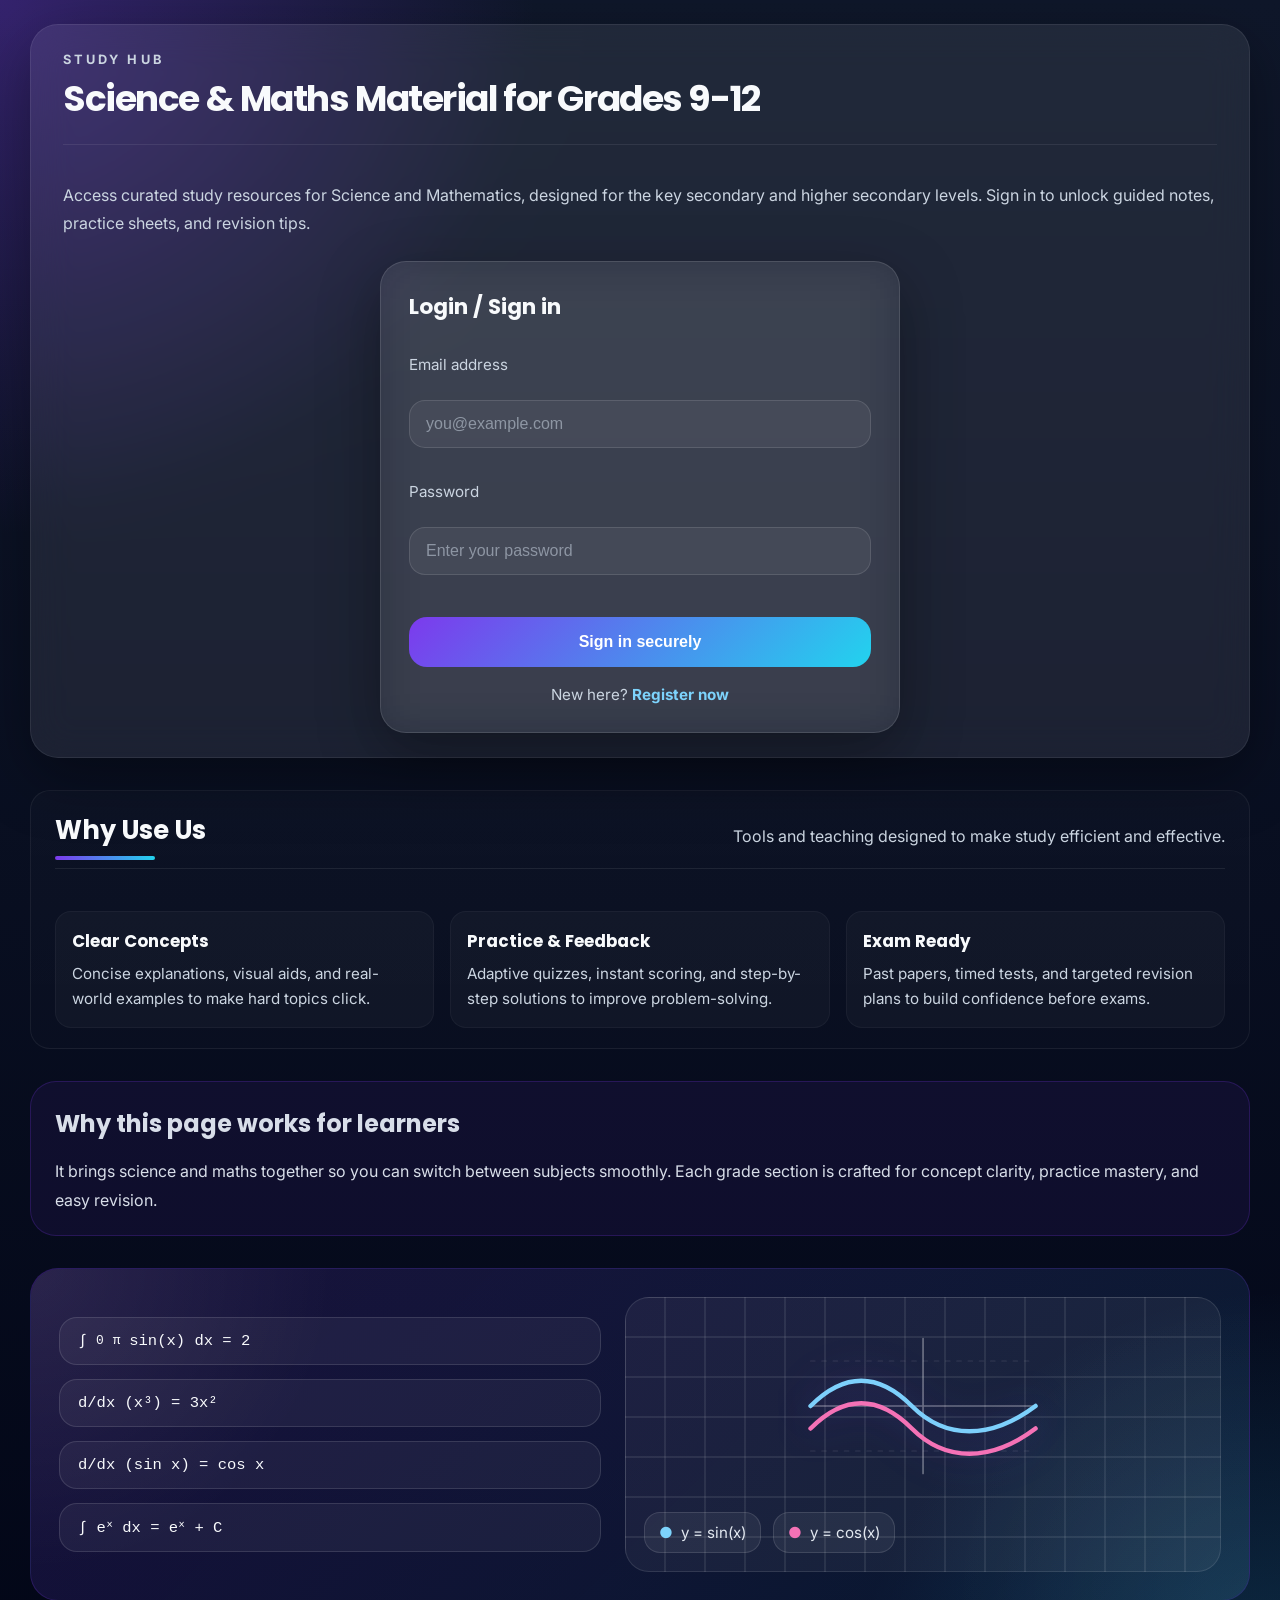
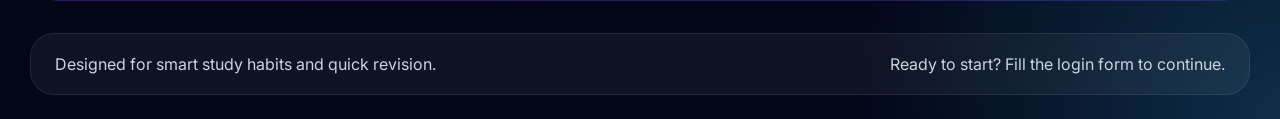
<file: index.html>
<!DOCTYPE html>
<html lang="en">
<head>
  <meta charset="UTF-8" />
  <meta name="viewport" content="width=device-width, initial-scale=1.0" />
  <title>Study Hub | Science & Maths</title>
  <link href="https://fonts.googleapis.com/css2?family=Inter:wght@300;400;600;700&family=Poppins:wght@400;600;700&display=swap" rel="stylesheet">
  <link rel="stylesheet" href="style.css" />
</head>
<body class="login-page">
  <main class="page">
    <header>
      <div class="brand">
        <div class="section-title">
          <div>
            <p class="brand-badge">Study Hub</p>
            <h1>Science & Maths Material for Grades 9-12</h1>
          </div>
        </div>
        <p class="section-description">Access curated study resources for Science and Mathematics, designed for the key secondary and higher secondary levels. Sign in to unlock guided notes, practice sheets, and revision tips.</p>
      </div>

      <section class="login-card">
        <h2>Login / Sign in</h2>
        <form action="choosing.html" method="get">
          <label for="email">Email address</label>
          <input type="email" id="email" name="email" placeholder="you@example.com" required />

          <label for="password">Password</label>
          <input type="password" id="password" name="password" placeholder="Enter your password" required />

          <div id="login-error" class="error-box" style="display:none;"></div>

          <button type="submit">Sign in securely</button>
        </form>
        <p class="login-note">
          New here? <a href="registration.html" class="register-link">Register now</a>
        </p>
      </section>
    </header>

    <section class="why-us">
      <div class="section-title">
        <h2>Why Use Us</h2>
        <p class="section-description">Tools and teaching designed to make study efficient and effective.</p>
      </div>
      <div class="why-grid">
        <div class="why-card">
          <h3>Clear Concepts</h3>
          <p>Concise explanations, visual aids, and real-world examples to make hard topics click.</p>
        </div>

        <div class="why-card">
          <h3>Practice & Feedback</h3>
          <p>Adaptive quizzes, instant scoring, and step-by-step solutions to improve problem-solving.</p>
        </div>

        <div class="why-card">
          <h3>Exam Ready</h3>
          <p>Past papers, timed tests, and targeted revision plans to build confidence before exams.</p>
        </div>
      </div>
    </section>

    <section class="info-banner">
      <h2>Why this page works for learners</h2>
      <p>It brings science and maths together so you can switch between subjects smoothly. Each grade section is crafted for concept clarity, practice mastery, and easy revision.</p>
    </section>

    <section class="math-visual">
      <div class="math-visual-card">
        <div class="formula">
          <span>∫<sub>0</sub><sup>π</sup> sin(x) dx = 2</span>
          <span>d/dx (x³) = 3x²</span>
          <span>d/dx (sin x) = cos x</span>
          <span>∫ eˣ dx = eˣ + C</span>
        </div>

        <div class="graph-plot">
          <svg viewBox="0 0 260 160" class="sine-curve" aria-hidden="true">
            <path class="axis" d="M30,80 H230 M130,20 V140" />
            <path class="grid-line" d="M30,40 H230" />
            <path class="grid-line" d="M30,120 H230" />
            <path class="graph sine" d="M30,80 C60,50 90,50 120,80 S190,110 230,80" />
            <path class="graph cos" d="M30,100 C60,70 90,70 120,100 S190,130 230,100" />
          </svg>
          <div class="graph-labels">
            <span>y = sin(x)</span>
            <span>y = cos(x)</span>
          </div>
        </div>
      </div>
    </section>

    <footer>
      <span>Designed for smart study habits and quick revision.</span>
      <span>Ready to start? Fill the login form to continue.</span>
    </footer>
  </main>
  <script src="script.js"></script>
</body>
</html>
</file>
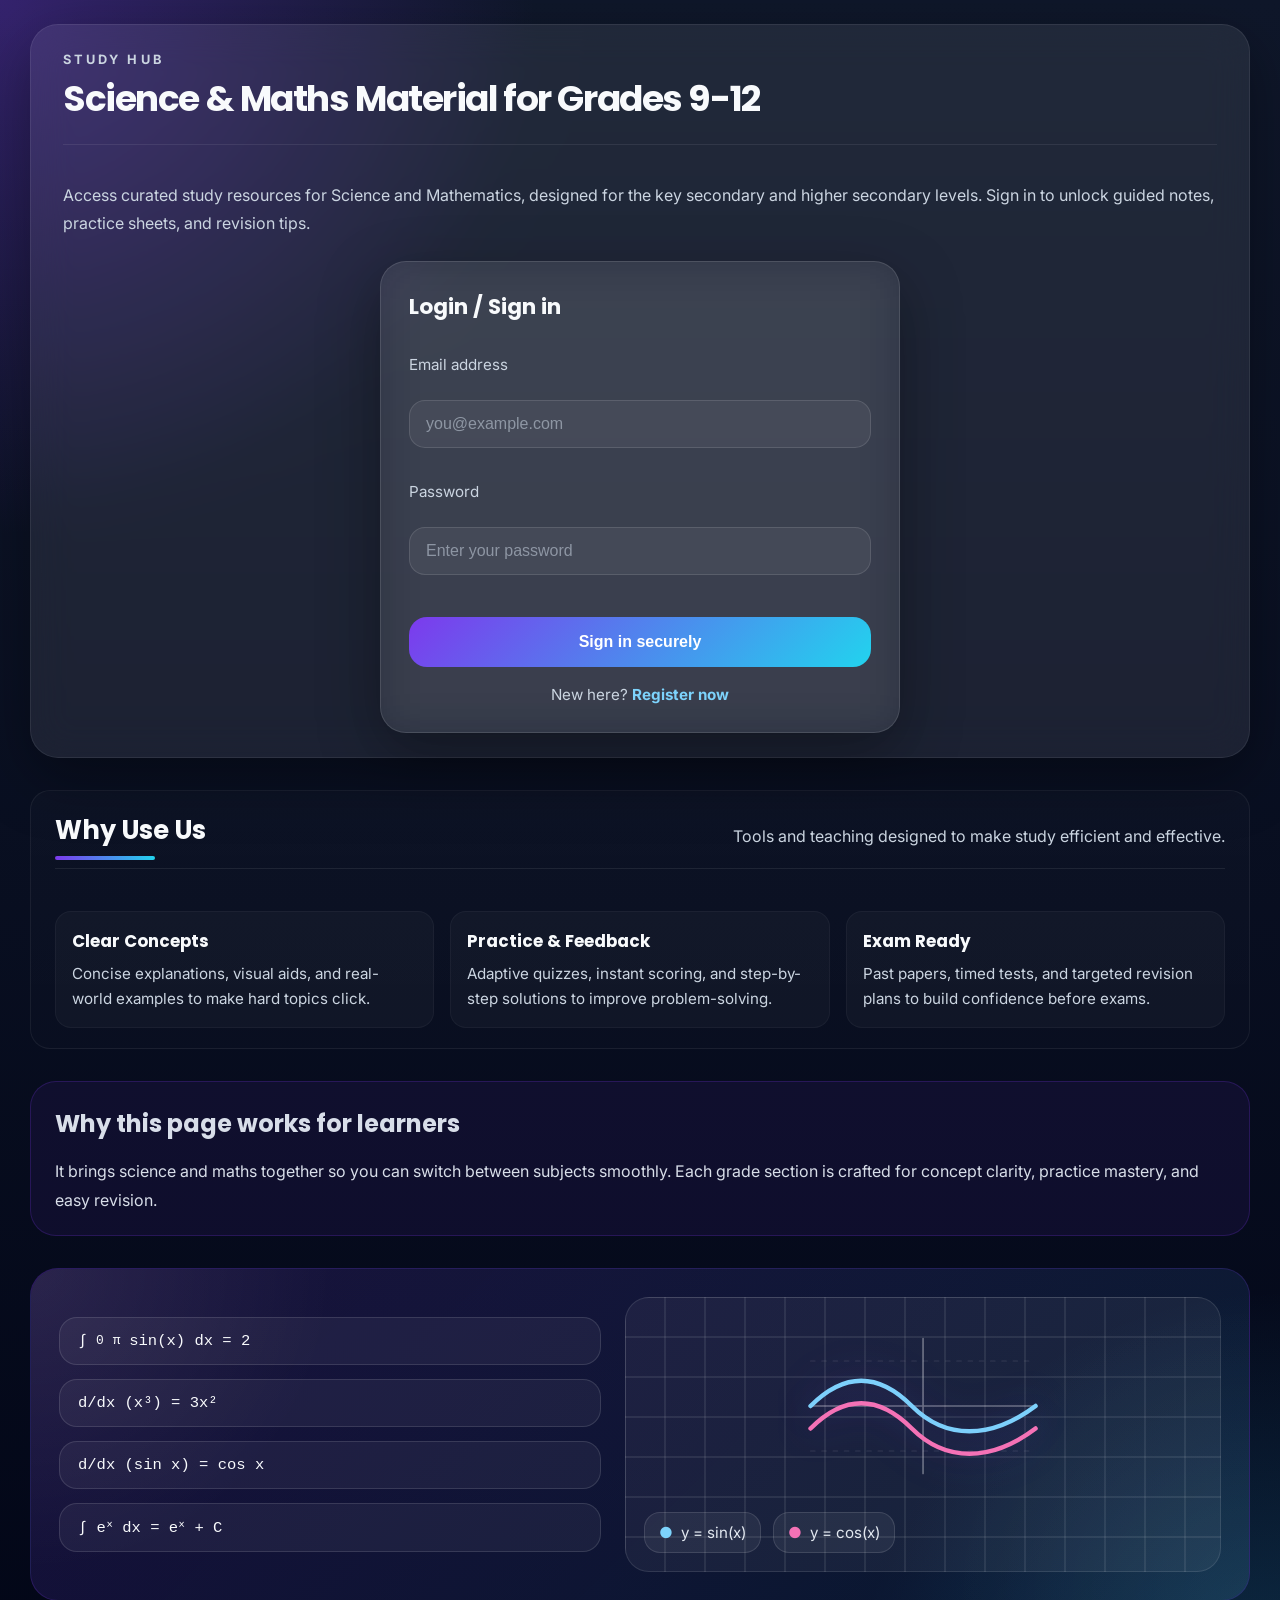
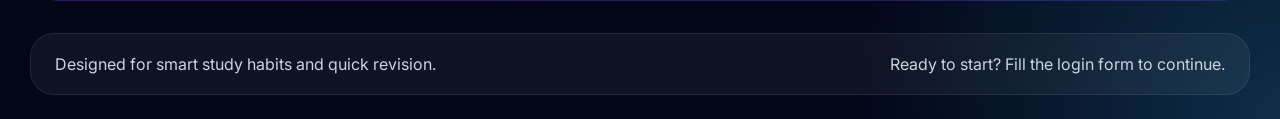
<file: choosing.html>
﻿<!DOCTYPE html>
<html lang="en">
<head>
  <meta charset="UTF-8" />
  <meta name="viewport" content="width=device-width, initial-scale=1.0" />
  <meta author="Parth Sarthi" />
  <title>Choose Grade | Study Hub</title>
  <link href="https://fonts.googleapis.com/css2?family=Inter:wght@300;400;600;700&family=Poppins:wght@400;600;700&display=swap" rel="stylesheet">
  <link rel="stylesheet" href="style.css" />
</head>
<body class="login-page">
  <main class="page">
    <header>
      <div class="brand">
        <div class="section-title">
          <div>
            <p class="brand-badge">Study Hub</p>
            <h1>Choose your grade</h1>
          </div>
        </div>
        <p class="section-description">Select your grade to continue to the right Science and Maths resources.</p>
      </div>
    </header>

    <section class="why-us">
      <div class="section-title">
        <h2>Choose your grade to</h2>
        <p class="section-description">This page helps you jump directly into the right level of study material for your class.</p>
      </div>
      <div class="why-grid">
        <div class="why-card">
          <h3>Targeted notes</h3>
          <p>Every grade gets tailored chapters, examples, and exercises so you can learn faster.</p>
        </div>
        <div class="why-card">
          <h3>Practice first</h3>
          <p>Grade-specific quizzes and sample papers make sure you revise what matters most.</p>
        </div>
        <div class="why-card">
          <h3>Stay on track</h3>
          <p>One page keeps the flow simple after login, without showing unrelated grade content.</p>
        </div>
      </div>
    </section>

    <section>
      <div class="section-title">
        <h2>Pick your class</h2>
        <p class="section-description">The cards below will open the grade path you need.</p>
      </div>
      <div class="grid">
        <article class="card">
          <h3>Grade 9</h3>
          <p>Basic concepts, clear explanations, and practice sets for foundational Science and Maths.</p>
          <div class="tag">
            <span>Science</span>
            <span>Maths</span>
          </div>
        </article>
        <article class="card">
          <h3>Grade 10</h3>
          <p>Exam-ready resources for class 10 with chapter-wise revisions and solved examples.</p>
          <div class="tag">
            <span>Science</span>
            <span>Maths</span>
            <span>PYQs</span>
          </div>
        </article>
        <article class="card">
          <h3>Grade 11</h3>
          <p>Advanced concepts in Physics, Chemistry, Biology and Maths for the first year of higher secondary.</p>
          <div class="tag">
            <span>Physics</span>
            <span>Chemistry</span>
            <span>Biology</span>
          </div>
        </article>
        <article class="card">
          <h3>Grade 12</h3>
          <p>Last-mile preparation with past papers and exam-style practice for the final school year.</p>
          <div class="tag">
            <span>Physics</span>
            <span>Chemistry</span>
            <span>Biology</span>
            <span>PYQs</span>
          </div>
        </article>
      </div>
    </section>

    <section class="info-banner">
      <h2>Ready to study</h2>
      <p>This page is the next step after login, so the user sees only the grade chooser and can continue quickly.</p>
    </section>

    <section class="sign-out-panel">
      <div class="section-title">
        <div>
          <h2>Wanna sign out?</h2>
          <p class="section-description">Tap the button to return to login and secure your session.</p>
        </div>
      </div>
      <button class="sign-out-button">Sign out</button>
    </section>
  </main>
  <script src="script.js"></script>
</body>
</html>
</file>
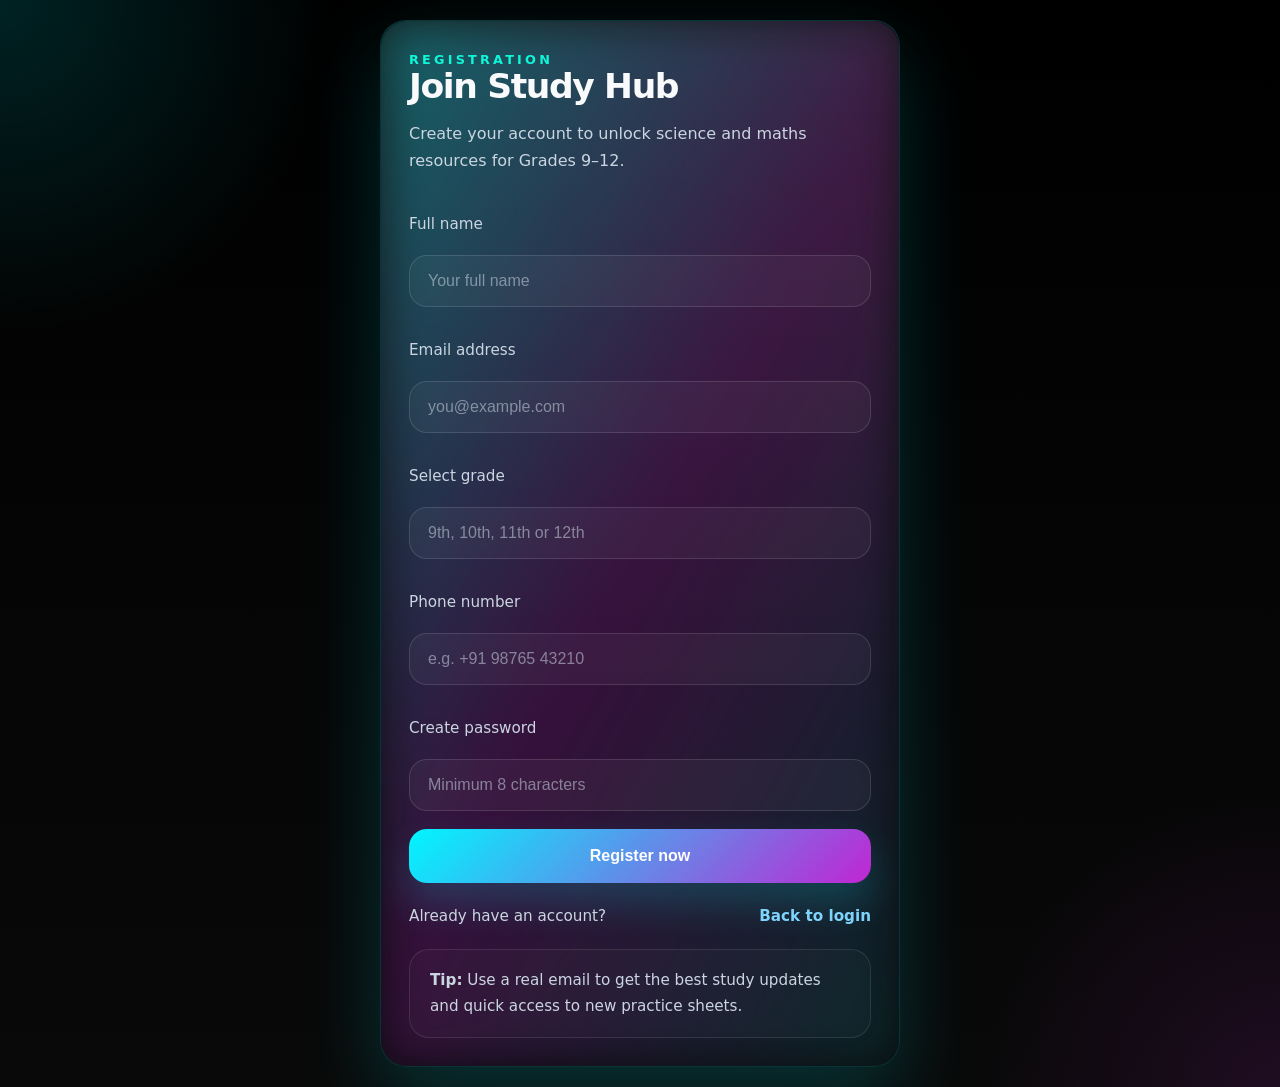
<file: registration.html>
<!DOCTYPE html>
<html lang="en">
<head>
  <meta charset="UTF-8" />
  <meta name="viewport" content="width=device-width, initial-scale=1.0" />
  <title>Register | Study Hub</title>
  <link rel="stylesheet" href="style.css" />
</head>
<body class="register-page">
  <div class="register-shell">
    <div class="register-content">
      <div class="brand-bar">
        <span>Registration</span>
        <h1>Join Study Hub</h1>
        <p>Create your account to unlock science and maths resources for Grades 9–12.</p>
      </div>

      <form action="choosing.html" method="get">
        <div class="input-group">
          <label for="fullname">Full name</label>
          <input type="text" id="fullname" name="fullname" placeholder="Your full name" required />
        </div>

        <div class="input-group">
          <label for="email">Email address</label>
          <input type="email" id="email" name="email" placeholder="you@example.com" required />
        </div>

        <div class="input-group">
          <label for="grade">Select grade</label>
          <input type="text" id="grade" name="grade" placeholder="9th, 10th, 11th or 12th" required />
        </div>

        <div class="input-group">
          <label for="phone">Phone number</label>
          <input type="tel" id="phone" name="phone" placeholder="e.g. +91 98765 43210" required />
        </div>

        <div class="input-group">
          <label for="password">Create password</label>
          <input type="password" id="password" name="password" placeholder="Minimum 8 characters" required />
        </div>

        <div id="registration-error" class="error-box" style="display:none;"></div>

        <button class="register-button" type="submit">Register now</button>
      </form>

      <div class="hint-row">
        <span>Already have an account?</span>
        <a href="index.html">Back to login</a>
      </div>

      <div class="note-box">
        <strong>Tip:</strong> Use a real email to get the best study updates and quick access to new practice sheets.
      </div>
    </div>
  </div>
  <script src="script.js"></script>
</body>
</html>
</file>
<file: style.css>
﻿:root {
  --bg: #0a1128;
  --surface: rgba(255, 255, 255, 0.08);
  --surface-strong: rgba(255, 255, 255, 0.16);
  --accent: #7c3aed;
  --accent-soft: #9d4edd;
  --text: #f8fafc;
  --muted: #cbd5e1;
  --shadow: 0 20px 60px rgba(0, 0, 0, 0.35);
  --panel: rgba(10, 10, 10, 0.92);
  --neon-blue: #00f6ff;
  --neon-purple: #c026d3;
  --neon-cyan: #0ff6d8;
}

* {
  box-sizing: border-box;
  margin: 0;
  padding: 0;
}

html {
  scroll-behavior: smooth;
}

body {
  font-family: Inter, system-ui, -apple-system, BlinkMacSystemFont, "Segoe UI", sans-serif;
  color: var(--text);
  cursor: default;
}

h1, h2, h3 {
  font-family: Poppins, Inter, system-ui, -apple-system, "Segoe UI", sans-serif;
}

.why-us {
  padding: 20px 24px;
  border-radius: 20px;
  background: linear-gradient(180deg, rgba(255,255,255,0.02), rgba(255,255,255,0.01));
  border: 1px solid rgba(255,255,255,0.06);
  display: grid;
  gap: 18px;
}

.why-grid {
  display: grid;
  grid-template-columns: repeat(auto-fit, minmax(220px, 1fr));
  gap: 16px;
}

.why-card {
  padding: 16px;
  border-radius: 16px;
  background: rgba(255,255,255,0.03);
  border: 1px solid rgba(255,255,255,0.04);
}

.why-card h3 {
  margin-bottom: 8px;
  font-size: 1.05rem;
}

.why-card p {
  color: var(--muted);
  line-height: 1.6;
  font-size: 0.95rem;
}

body.login-page {
  min-height: 100vh;
  background: radial-gradient(circle at top left, rgba(124, 58, 237, 0.35), transparent 25%),
              radial-gradient(circle at bottom right, rgba(56, 189, 248, 0.22), transparent 20%),
              linear-gradient(180deg, #0f172a 0%, #020617 100%);
  padding: 24px;
}

body.register-page {
  min-height: 100vh;
  background: radial-gradient(circle at top left, rgba(0, 246, 255, 0.14), transparent 20%),
              radial-gradient(circle at bottom right, rgba(192, 38, 211, 0.12), transparent 18%),
              linear-gradient(180deg, #000000 0%, #090909 100%);
  display: grid;
  place-items: center;
  padding: 20px;
}

.page {
  max-width: 1220px;
  margin: 0 auto;
  display: grid;
  gap: 32px;
}

header {
  display: flex;
  justify-content: center;
  align-items: center;
  gap: 24px;
  flex-wrap: wrap;
  padding: 24px 32px;
  background: var(--surface);
  border: 1px solid rgba(255, 255, 255, 0.08);
  border-radius: 28px;
  box-shadow: var(--shadow);
  backdrop-filter: blur(20px);
}

.brand {
  display: grid;
  gap: 12px;
}

.brand h1 {
  font-size: clamp(2rem, 2.8vw, 3rem);
  letter-spacing: -0.04em;
}

.brand p,
.brand-bar p,
.section-description {
  color: var(--muted);
  line-height: 1.75;
}

.brand-badge {
  color: #7dd3fc;
  text-transform: uppercase;
  letter-spacing: 0.24em;
  font-weight: 700;
  font-size: 0.8rem;
}

.login-note {
  margin-top: 18px;
  color: var(--muted);
  font-size: 0.95rem;
  text-align: center;
}

.login-note a,
.hint-row a,
.register-link,
a {
  color: #7dd3fc;
  text-decoration: none;
  font-weight: 700;
  cursor: pointer;
}

.login-card,
.register-shell {
  width: min(520px, 100%);
  margin: 0 auto;
  padding: 28px;
  border-radius: 26px;
  background: rgba(255, 255, 255, 0.06);
  border: 1px solid rgba(255, 255, 255, 0.12);
  box-shadow: var(--shadow);
  backdrop-filter: blur(22px);
  position: relative;
  overflow: hidden;
}

.register-shell {
  background: var(--panel);
  border: 1px solid rgba(0, 246, 255, 0.18);
  box-shadow: 0 30px 80px rgba(0, 246, 255, 0.18);
}

.register-shell::before {
  content: '';
  position: absolute;
  inset: -2px;
  background: linear-gradient(120deg, rgba(0, 246, 255, 0.35), rgba(192, 38, 211, 0.25), rgba(0, 246, 255, 0.12));
  filter: blur(24px);
  pointer-events: none;
}

.register-shell::after {
  content: '';
  position: absolute;
  inset: 0;
  border-radius: 28px;
  background: linear-gradient(180deg, rgba(255,255,255,0.05), transparent 65%);
  pointer-events: none;
}

.login-card h2,
.brand-bar h1 {
  margin-bottom: 16px;
}

.login-card h2 {
  font-size: 1.35rem;
}

.brand-bar h1 {
  font-size: clamp(2rem, 2.7vw, 2.6rem);
  letter-spacing: -0.04em;
  line-height: 1.05;
}

.brand-bar span {
  color: var(--neon-cyan);
  font-weight: 700;
  letter-spacing: 0.25em;
  text-transform: uppercase;
  font-size: 0.8rem;
}

.brand-bar p {
  line-height: 1.7;
}

.login-card label,
.input-group label {
  display: block;
  margin: 16px 0 8px;
  font-size: 0.95rem;
  color: var(--muted);
}

.login-card input,
.input-group input {
  width: 100%;
  padding: 14px 16px;
  border-radius: 16px;
  border: 1px solid rgba(255, 255, 255, 0.12);
  background: rgba(255, 255, 255, 0.05);
  color: var(--text);
  font-size: 1rem;
}

.input-group input {
  padding: 16px 18px;
  border-radius: 18px;
  background: rgba(255, 255, 255, 0.04);
  transition: border-color 0.2s ease, box-shadow 0.2s ease;
}

.input-group input:focus {
  outline: none;
  border-color: var(--neon-blue);
  box-shadow: 0 0 0 4px rgba(0, 246, 255, 0.1);
}

/* Disable the special focus glow only for the grade field */
#grade:focus {
  outline: none !important;
  border-color: rgba(255, 255, 255, 0.2) !important;
  box-shadow: none !important;
}

.login-card input::placeholder,
.input-group input::placeholder {
  color: rgba(203, 213, 225, 0.55);
}

.login-card button,
.register-button {
  margin-top: 24px;
  width: 100%;
  padding: 16px 18px;
  border: none;
  border-radius: 18px;
  background: linear-gradient(135deg, var(--accent), #22d3ee);
  color: white;
  font-size: 1rem;
  font-weight: 700;
  cursor: pointer;
  transition: transform 0.2s ease, box-shadow 0.2s ease;
}

.register-button {
  margin-top: 0;
  padding: 18px 22px;
  background: linear-gradient(135deg, var(--neon-blue), var(--neon-purple));
  box-shadow: 0 20px 40px rgba(0, 246, 255, 0.18);
}

.login-card button:hover,
.register-button:hover {
  transform: translateY(-2px);
  box-shadow: 0 16px 32px rgba(124, 58, 237, 0.28);
}

.sign-out-panel {
  margin-top: 24px;
  margin-bottom: 18px;
  padding: 24px 26px;
  border-radius: 26px;
  background: rgba(255, 255, 255, 0.05);
  border: 1px solid rgba(255, 255, 255, 0.08);
}

.sign-out-button {
  display: inline-flex;
  align-items: center;
  justify-content: center;
  padding: 14px 28px;
  border-radius: 999px;
  border: 1px solid rgba(0, 246, 255, 0.28);
  background: linear-gradient(135deg, rgba(0, 246, 255, 0.16), rgba(124, 58, 237, 0.18));
  color: white;
  font-weight: 700;
  text-decoration: none;
  transition: transform 0.2s ease, box-shadow 0.2s ease, background 0.2s ease;
}

.sign-out-button:hover {
  transform: translateY(-2px);
  background: linear-gradient(135deg, rgba(0, 246, 255, 0.24), rgba(124, 58, 237, 0.28));
  box-shadow: 0 16px 30px rgba(0, 246, 255, 0.18);
}

.sign-out-panel .section-title h2::after {
  display: none;
}

.section-title {
  display: flex;
  align-items: flex-end;
  justify-content: space-between;
  gap: 16px;
  margin-bottom: 24px;
  padding-bottom: 18px;
  border-bottom: 1px solid rgba(255, 255, 255, 0.08);
}

.section-title h2 {
  font-size: clamp(1.5rem, 2vw, 2rem);
  position: relative;
}

.section-title h2::after {
  content: "";
  position: absolute;
  left: 0;
  bottom: -10px;
  width: 100px;
  height: 4px;
  border-radius: 999px;
  background: linear-gradient(90deg, var(--accent), #22d3ee);
}

.grid {
  display: grid;
  gap: 24px;
  grid-template-columns: repeat(auto-fit, minmax(260px, 1fr));
}

.card {
  padding: 24px;
  border-radius: 28px;
  background: var(--surface);
  border: 1px solid rgba(255, 255, 255, 0.10);
  box-shadow: 0 24px 50px rgba(0, 0, 0, 0.20);
  backdrop-filter: blur(18px);
  position: relative;
  overflow: hidden;
}

.card::before {
  content: "";
  position: absolute;
  inset: 0;
  background: linear-gradient(145deg, rgba(255,255,255,0.08), transparent 60%);
  pointer-events: none;
  transition: opacity 0.25s ease;
}

.card:hover::before {
  opacity: 1;
}

.card {
  transition: transform 0.3s ease, box-shadow 0.3s ease, border-color 0.3s ease;
}

.card:hover {
  transform: translateY(-10px);
  box-shadow: 0 35px 80px rgba(124, 58, 237, 0.22);
  border-color: rgba(124, 58, 237, 0.45);
}

.card h3::before {
  content: "✨";
  margin-right: 10px;
  opacity: 0.95;
}

.card h3,
.card p,
.tag {
  position: relative;
  z-index: 1;
}

.card h3 {
  margin-bottom: 14px;
  font-size: 1.35rem;
}

.card p {
  color: var(--muted);
  line-height: 1.75;
  margin-bottom: 20px;
}

.tag {
  display: inline-flex;
  gap: 10px;
  flex-wrap: wrap;
}

.tag span {
  padding: 8px 12px;
  border-radius: 999px;
  background: rgba(255, 255, 255, 0.08);
  color: #e2e8f0;
  font-size: 0.88rem;
}

.featured {
  border-color: rgba(124, 58, 237, 0.65);
}

.featured h3 {
  color: #f8fafc;
}

.info-banner {
  padding: 20px 24px;
  border-radius: 26px;
  border: 1px solid rgba(124, 58, 237, 0.22);
  background: rgba(124, 58, 237, 0.08);
  color: #d8dee9;
  line-height: 1.8;
}

.info-banner h2 {
  margin-bottom: 12px;
}

.math-visual {
  padding: 28px;
  border-radius: 28px;
  background: linear-gradient(135deg, rgba(124, 58, 237, 0.16), rgba(56, 189, 248, 0.10));
  border: 1px solid rgba(124, 58, 237, 0.20);
  position: relative;
  overflow: hidden;
}

.math-visual::before {
  content: "";
  position: absolute;
  inset: 0;
  background: radial-gradient(circle at top left, rgba(255, 255, 255, 0.08), transparent 24%),
              radial-gradient(circle at bottom right, rgba(255, 255, 255, 0.04), transparent 24%);
  pointer-events: none;
}

.math-visual-card {
  position: relative;
  z-index: 1;
  display: grid;
  gap: 24px;
  grid-template-columns: minmax(180px, 1fr) minmax(220px, 1.1fr);
  align-items: center;
}

.formula {
  display: grid;
  gap: 14px;
}

.formula-title {
  font-size: 1rem;
  font-weight: 700;
  color: #fff;
  letter-spacing: 0.03em;
}

.formula span {
  display: inline-flex;
  align-items: center;
  gap: 0.55rem;
  padding: 14px 18px;
  border-radius: 18px;
  border: 1px solid rgba(255, 255, 255, 0.12);
  background: rgba(255, 255, 255, 0.05);
  color: #f8fafc;
  font-family: "Fira Code", ui-monospace, SFMono-Regular, Menlo, Monaco, Consolas, "Liberation Mono", "Courier New", monospace;
  font-size: 0.97rem;
}

.graph-plot {
  position: relative;
  min-height: 210px;
  padding: 18px;
  border-radius: 24px;
  background: rgba(255, 255, 255, 0.05);
  border: 1px solid rgba(255, 255, 255, 0.10);
  background-image: linear-gradient(transparent 95%, rgba(255,255,255,0.08) 95%), linear-gradient(90deg, transparent 95%, rgba(255,255,255,0.08) 95%);
  background-size: 100% 40px, 40px 100%;
  overflow: hidden;
}

.sine-curve {
  width: 100%;
  height: 180px;
  display: block;
}

.sine-curve path {
  fill: none;
  stroke-linecap: round;
}

.sine-curve .axis {
  stroke: rgba(255,255,255,0.35);
  stroke-width: 1.5;
}

.sine-curve .grid-line {
  stroke: rgba(255,255,255,0.10);
  stroke-width: 1;
  stroke-dasharray: 4 6;
}

.sine-curve .graph {
  stroke-width: 4;
  filter: drop-shadow(0 0 18px rgba(124, 58, 237, 0.32));
}

.sine-curve .sine {
  stroke: #7dd3fc;
}

.sine-curve .cos {
  stroke: #f472b6;
}

.graph-labels {
  margin-top: 16px;
  display: flex;
  flex-wrap: wrap;
  gap: 12px;
}

.graph-labels span {
  display: inline-flex;
  align-items: center;
  gap: 8px;
  padding: 10px 14px;
  border-radius: 16px;
  border: 1px solid rgba(255,255,255,0.12);
  background: rgba(255,255,255,0.06);
  color: #e2e8f0;
  font-size: 0.95rem;
}

.graph-labels span:first-child::before {
  content: "●";
  color: #7dd3fc;
}

.graph-labels span:last-child::before {
  content: "●";
  color: #f472b6;
}

@media (max-width: 820px) {
  .math-visual-card {
    grid-template-columns: 1fr;
  }
}

footer {
  padding: 20px 24px;
  border-radius: 24px;
  background: rgba(255, 255, 255, 0.05);
  border: 1px solid rgba(255, 255, 255, 0.08);
  color: var(--muted);
  display: flex;
  justify-content: space-between;
  flex-wrap: wrap;
  gap: 12px;
}

.register-content {
  position: relative;
  z-index: 1;
  display: grid;
  gap: 24px;
}

.input-group {
  display: grid;
  gap: 14px;
}

form {
  display: grid;
  gap: 18px;
}

.hint-row {
  display: flex;
  justify-content: space-between;
  align-items: center;
  gap: 10px;
  font-size: 0.95rem;
  color: var(--muted);
}

.note-box {
  padding: 18px 20px;
  border-radius: 20px;
  border: 1px solid rgba(255,255,255,0.1);
  background: rgba(255,255,255,0.02);
  color: #cbd5e1;
  line-height: 1.7;
  font-size: 0.95rem;
}



@media (max-width: 780px) {
  header {
    padding: 20px;
  }

  .page {
    padding-bottom: 16px;
  }
}

@media (max-width: 560px) {
  body.register-page {
    padding: 14px;
  }

  .register-shell {
    padding: 28px 22px;
  }
}

/* Admin Panel Styles */
body.admin-page {
  min-height: 100vh;
  background: radial-gradient(circle at 20% 50%, rgba(0, 246, 255, 0.1) 0%, transparent 50%),
              radial-gradient(circle at 80% 80%, rgba(192, 38, 211, 0.08) 0%, transparent 50%),
              linear-gradient(180deg, #020817 0%, #0a0e27 50%, #000000 100%);
  padding: 24px;
}

.admin-login-container {
  display: grid;
  place-items: center;
  min-height: 100vh;
}

.admin-login-box {
  width: 100%;
  max-width: 420px;
  text-align: center;
}

.login-icon {
  font-size: 4rem;
  margin-bottom: 24px;
  animation: bounce 2s infinite;
}

@keyframes bounce {
  0%, 100% { transform: translateY(0); }
  50% { transform: translateY(-10px); }
}

.admin-login-btn {
  margin-top: 24px;
  width: 100%;
  padding: 16px 18px;
  border: none;
  border-radius: 18px;
  background: linear-gradient(135deg, #00f6ff, #7dd3fc);
  color: #000;
  font-size: 1rem;
  font-weight: 700;
  cursor: pointer;
  transition: transform 0.2s ease, box-shadow 0.2s ease;
}

.admin-login-btn:hover {
  transform: translateY(-2px);
  box-shadow: 0 20px 40px rgba(0, 246, 255, 0.3);
}

.admin-subtitle {
  color: var(--muted);
  font-size: 0.95rem;
  margin-top: 8px;
}

.admin-hint {
  margin-top: 20px;
  color: rgba(203, 213, 225, 0.6);
  font-size: 0.85rem;
  padding: 12px;
  background: rgba(0, 246, 255, 0.05);
  border-radius: 10px;
  border: 1px solid rgba(0, 246, 255, 0.1);
}

.admin-panel {
  width: 100%;
}

.admin-header-section {
  background: linear-gradient(135deg, rgba(0, 246, 255, 0.1), rgba(192, 38, 211, 0.08));
  border: 1px solid rgba(0, 246, 255, 0.2);
  border-radius: 28px;
  padding: 32px;
  margin-bottom: 32px;
  backdrop-filter: blur(20px);
  box-shadow: 0 20px 60px rgba(0, 0, 0, 0.3);
}

.header-content {
  display: flex;
  justify-content: space-between;
  align-items: center;
  gap: 20px;
  flex-wrap: wrap;
}

.header-title {
  display: flex;
  align-items: center;
  gap: 16px;
  text-align: left;
}

.header-icon {
  font-size: 3rem;
  background: rgba(0, 246, 255, 0.2);
  padding: 16px;
  border-radius: 16px;
}

.header-title h1 {
  font-size: 2rem;
  margin-bottom: 4px;
}

.header-subtitle {
  color: var(--muted);
  font-size: 0.95rem;
}

.admin-logout-btn {
  padding: 12px 28px;
  border-radius: 999px;
  border: 1px solid rgba(0, 246, 255, 0.3);
  background: linear-gradient(135deg, rgba(0, 246, 255, 0.2), rgba(192, 38, 211, 0.15));
  color: #7dd3fc;
  font-weight: 600;
  cursor: pointer;
  transition: all 0.2s ease;
}

.admin-logout-btn:hover {
  background: linear-gradient(135deg, rgba(0, 246, 255, 0.3), rgba(192, 38, 211, 0.25));
  box-shadow: 0 10px 25px rgba(0, 246, 255, 0.2);
  transform: translateY(-2px);
}

.stats-section {
  display: grid;
  grid-template-columns: repeat(auto-fit, minmax(240px, 1fr));
  gap: 20px;
  margin-bottom: 32px;
}

.stat-card {
  display: flex;
  align-items: center;
  gap: 16px;
  padding: 24px;
  border-radius: 20px;
  background: linear-gradient(135deg, rgba(0, 246, 255, 0.1), rgba(124, 58, 237, 0.1));
  border: 1px solid rgba(0, 246, 255, 0.2);
  backdrop-filter: blur(10px);
  transition: transform 0.3s ease, box-shadow 0.3s ease;
}

.stat-card:hover {
  transform: translateY(-5px);
  box-shadow: 0 15px 40px rgba(0, 246, 255, 0.15);
}

.stat-icon {
  font-size: 2.5rem;
  background: rgba(0, 246, 255, 0.2);
  padding: 12px;
  border-radius: 12px;
}

.stat-content h3 {
  color: var(--muted);
  font-size: 0.9rem;
  margin-bottom: 8px;
}

.stat-number {
  font-size: 2rem;
  font-weight: 700;
  color: #7dd3fc;
}

.users-section {
  margin-top: 32px;
}

.section-header {
  display: flex;
  justify-content: space-between;
  align-items: center;
  margin-bottom: 24px;
  padding-bottom: 16px;
  border-bottom: 2px solid rgba(0, 246, 255, 0.2);
}

.section-header h2 {
  font-size: 1.5rem;
  color: #fff;
}

.section-badge {
  background: linear-gradient(135deg, rgba(0, 246, 255, 0.3), rgba(124, 58, 237, 0.3));
  padding: 8px 16px;
  border-radius: 999px;
  border: 1px solid rgba(0, 246, 255, 0.4);
  color: #7dd3fc;
  font-weight: 600;
  font-size: 0.9rem;
}

.users-table-container {
  overflow-x: auto;
  border-radius: 20px;
  background: linear-gradient(135deg, rgba(0, 246, 255, 0.05), rgba(192, 38, 211, 0.03));
  border: 1px solid rgba(0, 246, 255, 0.15);
  padding: 20px;
  backdrop-filter: blur(10px);
  box-shadow: 0 10px 40px rgba(0, 0, 0, 0.2);
}

.users-table {
  width: 100%;
  border-collapse: collapse;
  font-size: 0.95rem;
}

.users-table thead {
  border-bottom: 2px solid rgba(0, 246, 255, 0.3);
}

.users-table th {
  text-align: left;
  padding: 16px;
  color: #00f6ff;
  font-weight: 700;
  background: rgba(0, 246, 255, 0.08);
  letter-spacing: 0.5px;
}

.users-table td {
  padding: 18px 16px;
  border-bottom: 1px solid rgba(255, 255, 255, 0.05);
  color: #cbd5e1;
}

.users-table tbody tr {
  transition: background 0.2s ease;
}

.users-table tbody tr:hover {
  background: rgba(0, 246, 255, 0.08);
}

.view-user-btn {
  padding: 8px 16px;
  border-radius: 12px;
  background: linear-gradient(135deg, var(--neon-blue), var(--neon-purple));
  border: none;
  color: white;
  cursor: pointer;
  font-weight: 600;
  font-size: 0.85rem;
  transition: all 0.2s ease;
}

.view-user-btn:hover {
  transform: translateY(-2px) scale(1.05);
  box-shadow: 0 8px 20px rgba(0, 246, 255, 0.3);
}

@media (max-width: 768px) {
  .admin-header-section {
    padding: 24px;
  }

  .header-content {
    flex-direction: column;
    gap: 16px;
  }

  .header-title {
    width: 100%;
  }

  .admin-logout-btn {
    width: 100%;
  }

  .header-title h1 {
    font-size: 1.5rem;
  }

  .section-header {
    flex-direction: column;
    align-items: flex-start;
    gap: 12px;
  }

  .users-table th,
  .users-table td {
    padding: 12px 8px;
    font-size: 0.85rem;
  }
}

@media (max-width: 560px) {
  body.admin-page {
    padding: 12px;
  }

  .admin-login-box {
    max-width: 100%;
  }

  .login-icon {
    font-size: 3rem;
  }

  .admin-header-section {
    padding: 16px;
    margin-bottom: 20px;
  }

  .header-icon {
    font-size: 2rem;
    padding: 12px;
  }

  .header-title h1 {
    font-size: 1.3rem;
  }

  .stats-section {
    grid-template-columns: 1fr;
  }

  .users-table-container {
    overflow-x: auto;
    -webkit-overflow-scrolling: touch;
  }

  .users-table th,
  .users-table td {
    padding: 10px 6px;
    font-size: 0.8rem;
  }

  .view-user-btn {
    padding: 6px 12px;
    font-size: 0.75rem;
  }
}
</file>
